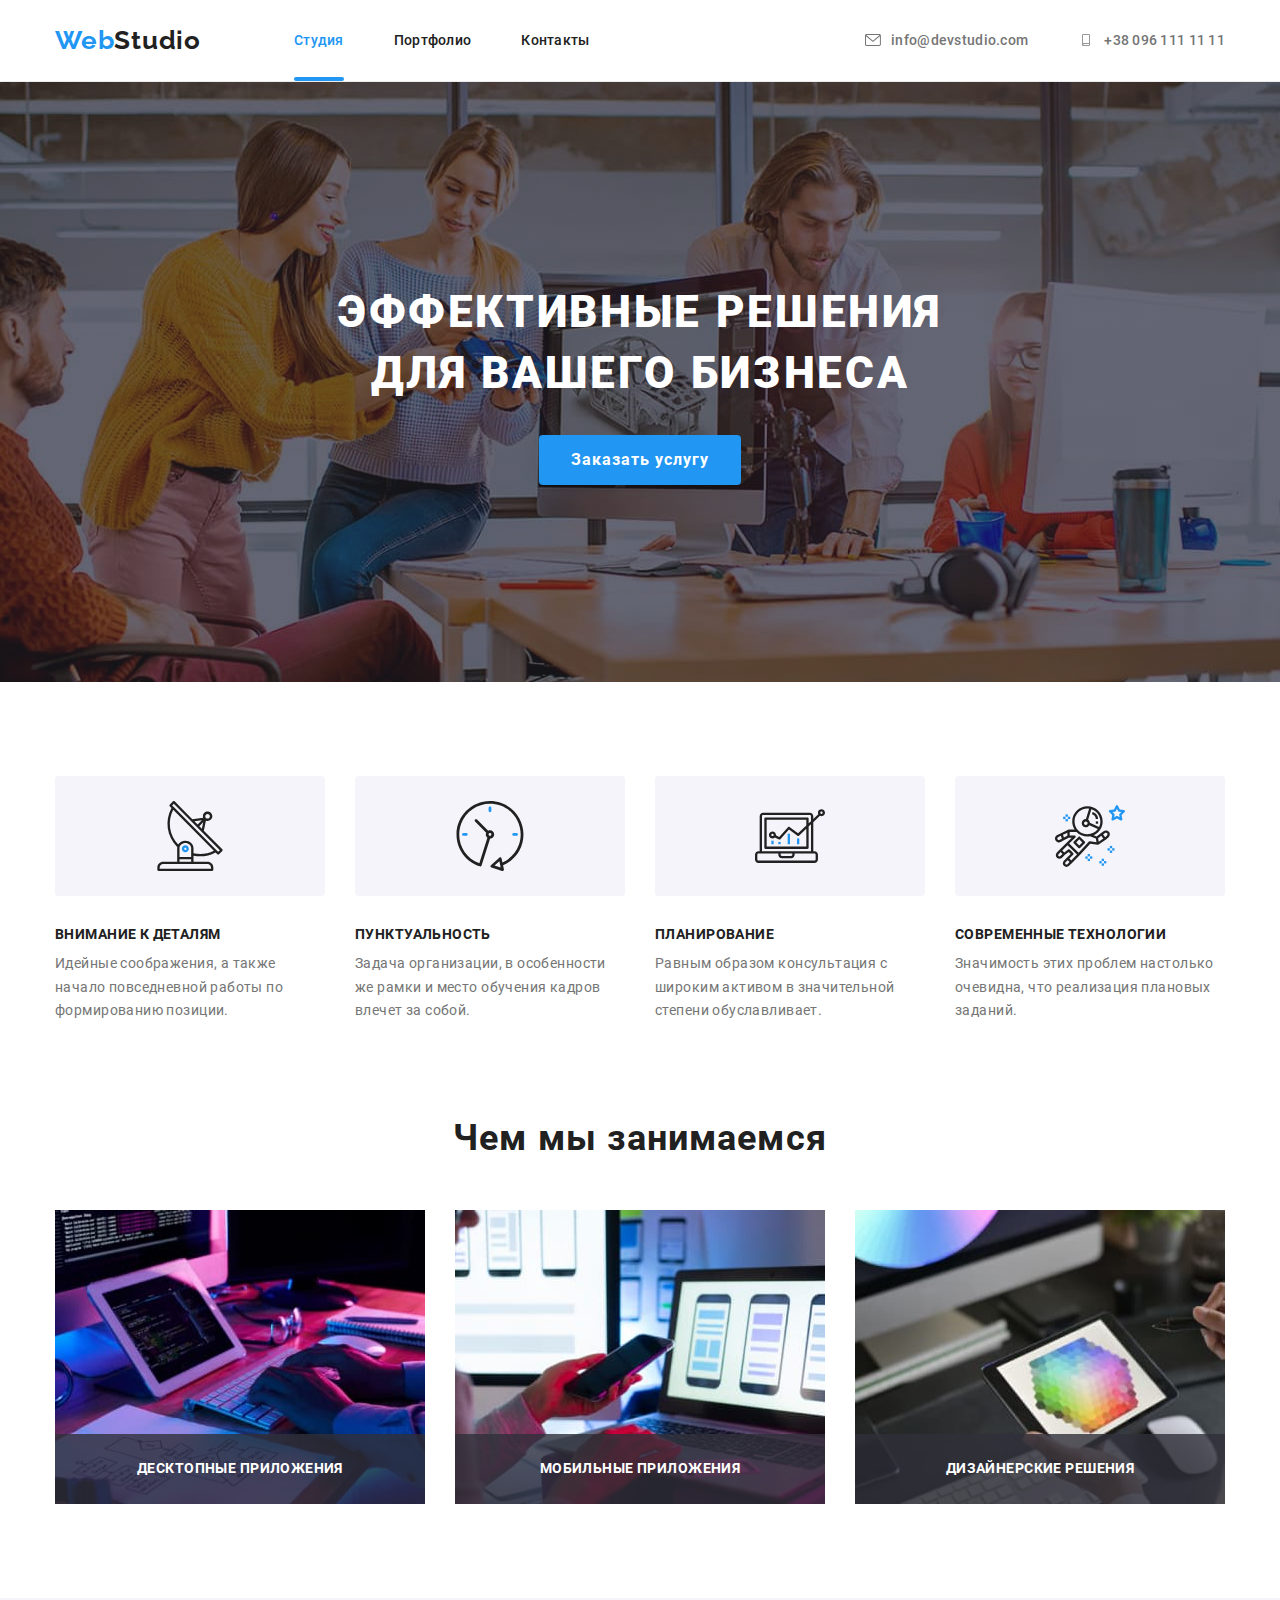
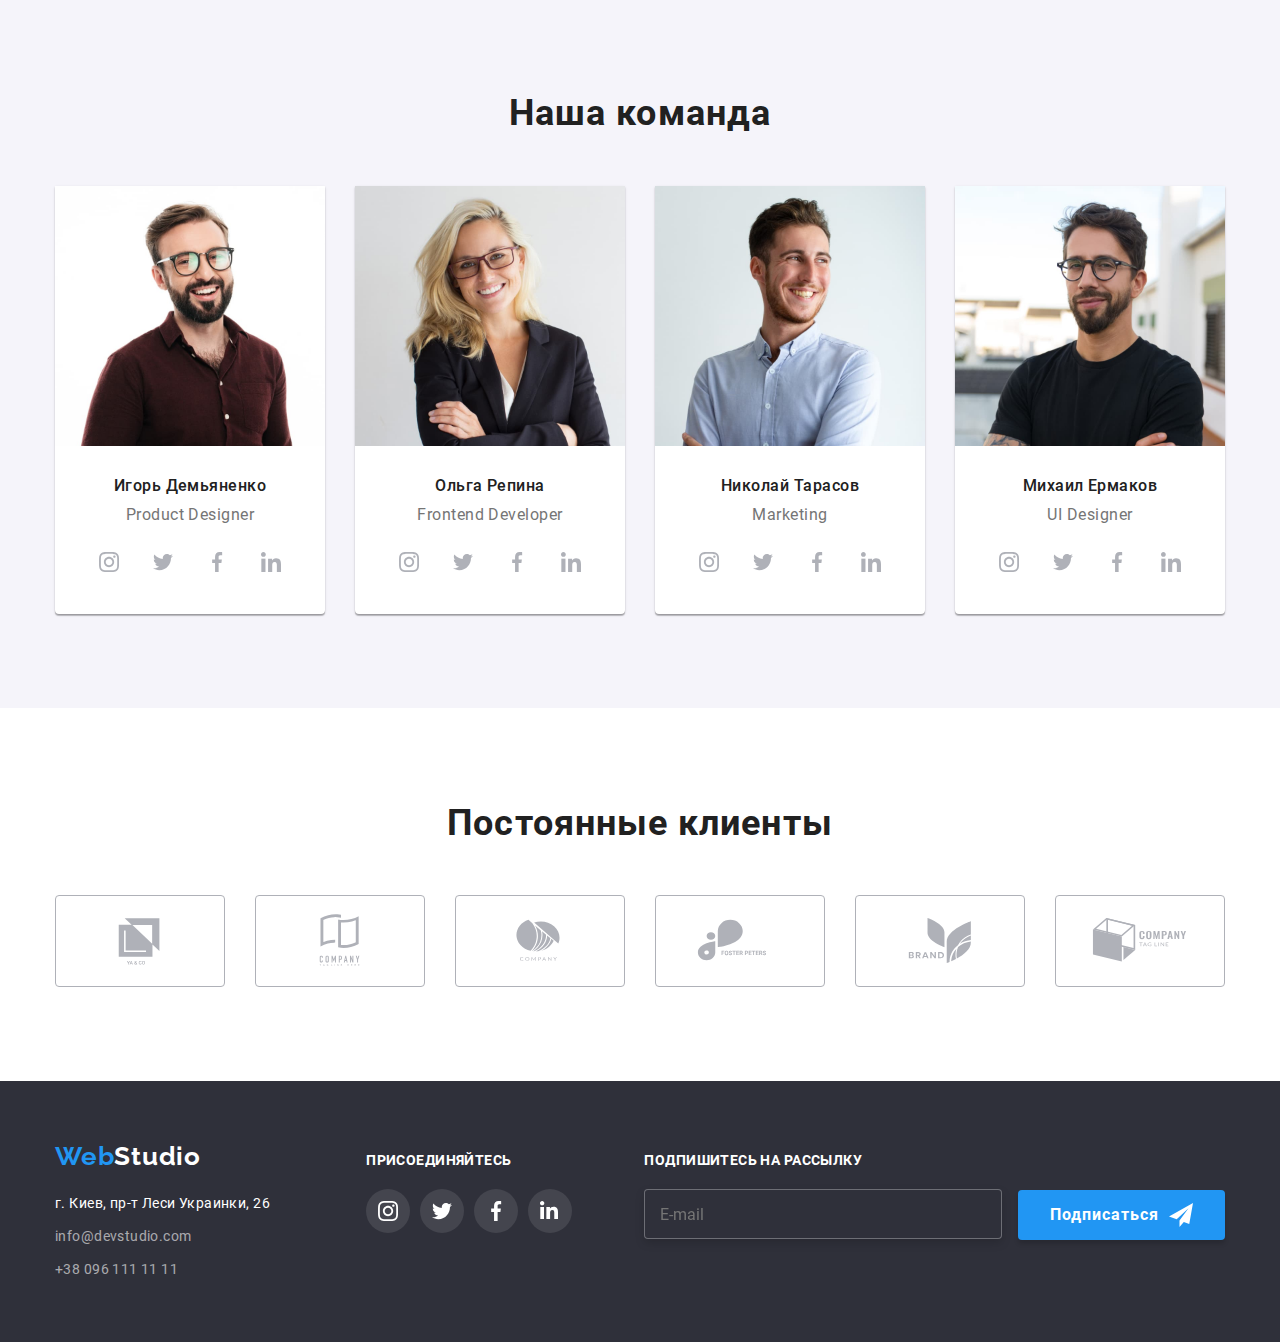
<file: index.html>
<!DOCTYPE html>
<html lang="ru">
  <head>
    <meta charset="UTF-8" />
    <meta http-equiv="X-UA-Compatible" content="IE=edge" />
    <meta name="viewport" content="width=device-width, initial-scale=1.0" />
    <title>WebStudio</title>
    <link rel="stylesheet" href="./css/fonts.css" />
    <link
      rel="stylesheet"
      href="https://cdnjs.cloudflare.com/ajax/libs/modern-normalize/1.1.0/modern-normalize.min.css"
    />
    <link rel="stylesheet" href="./css/style.css" />
  </head>
  <body>
    <header class="header">
      <div class="container header-box">
        <nav class="header-navigation">
          <a class="link-logo" href="./index.html">Web<span class="logo">Studio</span></a>

          <ul class="site-nav">
            <li class="item"><a class="link current" href="">Студия</a></li>
            <li class="item"><a class="link" href="./portfolio.html">Портфолио</a></li>
            <li class="item"><a class="link" href="">Контакты</a></li>
          </ul>
        </nav>

        <ul class="contacts-header">
          <li class="item">
            <a class="link" href="mailto:info@devstudio.com">
              <svg class="contacts-header-icon">
                <use href="./img/symbol-defs.svg#icon-mail"></use>
              </svg>
              info@devstudio.com</a
            >
          </li>
          <li class="item">
            <a class="link" href="tel:+380961111111">
              <svg class="contacts-header-icon">
                <use href="./img/symbol-defs.svg#icon-phone"></use>
              </svg>
              +38 096 111 11 11</a
            >
          </li>
        </ul>
      </div>
    </header>

    <main>
      <div class="order-block">
        <section class="order">
          <h1 class="title">
            Эффективные решения<br />
            для вашего бизнеса
          </h1>

          <button class="button secondary" type="button" data-modal-open>Заказать услугу</button>
        </section>
      </div>

      <!-- Наши преимущества -->

      <section class="benefits section">
        <div class="container">
          <h2 class="visually-hidden">Наши преимущества</h2>

          <ul class="benefits-list">
            <li class="benefits-list-item">
              <h3 class="title">Внимание к деталям</h3>

              <p class="text">
                Идейные соображения, а также начало повседневной работы по формированию позиции.
              </p>
            </li>

            <li class="benefits-list-item">
              <h3 class="title">Пунктуальность</h3>

              <p class="text">
                Задача организации, в особенности же рамки и место обучения кадров влечет за собой.
              </p>
            </li>

            <li class="benefits-list-item">
              <h3 class="title">Планирование</h3>

              <p class="text">
                Равным образом консультация с широким активом в значительной степени обуславливает.
              </p>
            </li>

            <li class="benefits-list-item">
              <h3 class="title">Современные технологии</h3>

              <p class="text">
                Значимость этих проблем настолько очевидна, что реализация плановых заданий.
              </p>
            </li>
          </ul>
        </div>
      </section>

      <!-- Чем мы занимаемся -->

      <section class="occupation section">
        <div class="container">
          <h2 class="title">Чем мы занимаемся</h2>

          <ul class="occupation-list">
            <li class="occupation-item">
              <div class="occupation-description">
                <h3 class="text">Десктопные приложения</h3>
                <img
                  class="occupation-images"
                  src="./img/img.jpg"
                  width="370"
                  alt="монитор и руки человека на клавиатуре"
                />
              </div>
            </li>

            <li class="occupation-item">
              <div class="occupation-description">
                <h3 class="text">Мобильные приложения</h3>
                <img
                  class="occupation-images"
                  src="./img/img1.jpg"
                  width="370"
                  alt="монитор и смартфон в руках человека"
                />
              </div>
            </li>
            <li class="occupation-item">
              <div class="occupation-description">
                <h3 class="text">Дизайнерские решения</h3>
                <img
                  class="occupation-images"
                  src="./img/img2.jpg"
                  width="370"
                  alt="монитор клавиатура и планшет в руках человека"
                />
              </div>
            </li>
          </ul>
        </div>
      </section>

      <!-- Наша команда -->

      <section class="team section">
        <div class="container">
          <h2 class="first-title">Наша команда</h2>

          <ul class="team-list">
            <li class="team-item">
              <img
                class="team-images"
                src="./img/img3.jpg"
                width="270"
                alt="мужчиина в очках с бородой в коричневой рубашке"
              />
              <div class="team-staff">
                <h3 class="title">Игорь Демьяненко</h3>
                <p class="profession" lang="en">Product Designer</p>
              </div>
              <ul class="social-links-list">
                <li class="social-links-item">
                  <a class="social-links-link" href="">
                    <svg class="social-links-icon">
                      <use href="./img/symbol-defs.svg#icon-social_links_1"></use>
                    </svg>
                  </a>
                </li>
                <li class="social-links-item">
                  <a class="social-links-link" href=""
                    ><svg class="social-links-icon">
                      <use href="./img/symbol-defs.svg#icon-social_links_2"></use></svg
                  ></a>
                </li>
                <li class="social-links-item">
                  <a class="social-links-link" href=""
                    ><svg class="social-links-icon">
                      <use href="./img/symbol-defs.svg#icon-social_links_3"></use></svg
                  ></a>
                </li>
                <li class="social-links-item">
                  <a class="social-links-link" href=""
                    ><svg class="social-links-icon">
                      <use href="./img/symbol-defs.svg#icon-social_links_4"></use></svg
                  ></a>
                </li>
              </ul>
            </li>

            <li class="team-item">
              <img
                class="team-images"
                src="./img/img4.jpg"
                width="270"
                alt="женщина блондинка в очках и черном пиджаке"
              />
              <div class="team-staff">
                <h3 class="title">Ольга Репина</h3>
                <p class="profession" lang="en">Frontend Developer</p>
              </div>
              <ul class="social-links-list">
                <li class="social-links-item">
                  <a class="social-links-link" href="">
                    <svg class="social-links-icon">
                      <use href="./img/symbol-defs.svg#icon-social_links_1"></use>
                    </svg>
                  </a>
                </li>
                <li class="social-links-item">
                  <a class="social-links-link" href=""
                    ><svg class="social-links-icon">
                      <use href="./img/symbol-defs.svg#icon-social_links_2"></use></svg
                  ></a>
                </li>
                <li class="social-links-item">
                  <a class="social-links-link" href=""
                    ><svg class="social-links-icon">
                      <use href="./img/symbol-defs.svg#icon-social_links_3"></use></svg
                  ></a>
                </li>
                <li class="social-links-item">
                  <a class="social-links-link" href=""
                    ><svg class="social-links-icon">
                      <use href="./img/symbol-defs.svg#icon-social_links_4"></use></svg
                  ></a>
                </li>
              </ul>
            </li>

            <li class="team-item">
              <img
                class="team-images"
                src="./img/img5.jpg"
                width="270"
                alt="мужчиина с бородой в белой рубашке"
              />
              <div class="team-staff">
                <h3 class="title">Николай Тарасов</h3>
                <p class="profession" lang="en">Marketing</p>
              </div>
              <ul class="social-links-list">
                <li class="social-links-item">
                  <a class="social-links-link" href="">
                    <svg class="social-links-icon">
                      <use href="./img/symbol-defs.svg#icon-social_links_1"></use>
                    </svg>
                  </a>
                </li>
                <li class="social-links-item">
                  <a class="social-links-link" href=""
                    ><svg class="social-links-icon">
                      <use href="./img/symbol-defs.svg#icon-social_links_2"></use></svg
                  ></a>
                </li>
                <li class="social-links-item">
                  <a class="social-links-link" href=""
                    ><svg class="social-links-icon">
                      <use href="./img/symbol-defs.svg#icon-social_links_3"></use></svg
                  ></a>
                </li>
                <li class="social-links-item">
                  <a class="social-links-link" href=""
                    ><svg class="social-links-icon">
                      <use href="./img/symbol-defs.svg#icon-social_links_4"></use></svg
                  ></a>
                </li>
              </ul>
            </li>

            <li class="team-item">
              <img
                class="team-images"
                src="./img/img6.jpg"
                width="270"
                alt="мужчиина в очках с бородой в черной футболке"
              />
              <div class="team-staff">
                <h3 class="title">Михаил Ермаков</h3>
                <p class="profession" lang="en">UI Designer</p>
              </div>
              <ul class="social-links-list">
                <li class="social-links-item">
                  <a class="social-links-link" href="">
                    <svg class="social-links-icon">
                      <use href="./img/symbol-defs.svg#icon-social_links_1"></use>
                    </svg>
                  </a>
                </li>
                <li class="social-links-item">
                  <a class="social-links-link" href=""
                    ><svg class="social-links-icon">
                      <use href="./img/symbol-defs.svg#icon-social_links_2"></use></svg
                  ></a>
                </li>
                <li class="social-links-item">
                  <a class="social-links-link" href=""
                    ><svg class="social-links-icon">
                      <use href="./img/symbol-defs.svg#icon-social_links_3"></use></svg
                  ></a>
                </li>
                <li class="social-links-item">
                  <a class="social-links-link" href=""
                    ><svg class="social-links-icon">
                      <use href="./img/symbol-defs.svg#icon-social_links_4"></use></svg
                  ></a>
                </li>
              </ul>
            </li>
          </ul>
        </div>
      </section>
      <section class="section">
        <div class="container client">
          <h2 class="client-tittle">Постоянные клиенты</h2>
          <ul class="client-list">
            <li class="client-item">
              <a class="client-link" href="">
                <svg class="client-logo">
                  <use href="./img/symbol-defs.svg#icon-client_1"></use>
                </svg>
              </a>
            </li>

            <li class="client-item">
              <a class="client-link" href="">
                <svg class="client-logo">
                  <use href="./img/symbol-defs.svg#icon-client_2"></use>
                </svg>
              </a>
            </li>

            <li class="client-item">
              <a class="client-link" href="">
                <svg class="client-logo">
                  <use href="./img/symbol-defs.svg#icon-client_3"></use>
                </svg>
              </a>
            </li>

            <li class="client-item">
              <a class="client-link" href="">
                <svg class="client-logo">
                  <use href="./img/symbol-defs.svg#icon-client_4"></use>
                </svg>
              </a>
            </li>

            <li class="client-item">
              <a class="client-link" href="">
                <svg class="client-logo">
                  <use href="./img/symbol-defs.svg#icon-client_5"></use>
                </svg>
              </a>
            </li>

            <li class="client-item">
              <a class="client-link" href="">
                <svg class="client-logo">
                  <use href="./img/symbol-defs.svg#icon-client_6"></use>
                </svg>
              </a>
            </li>
          </ul>
        </div>
      </section>
    </main>

    <footer class="footer-section">
      <div class="container footer-box">
        <div>
          <a class="link-logo" href="">Web<span class="logo-footer">Studio</span></a>

          <address>
            <ul class="address-list">
              <li><a class="location" href="">г. Киев, пр-т Леси Украинки, 26</a></li>
              <li><a class="link" href="mailto:info@devstudio.com">info@devstudio.com</a></li>
              <li><a class="link" href="tel:+380961111111">+38 096 111 11 11</a></li>
            </ul>
          </address>
        </div>
        <div class="join-box">
          <h2 class="join-tittle">присоединяйтесь</h2>

          <ul class="social-links-list">
            <li class="social-links-item">
              <a class="social-links-link footer-social-link" href="">
                <svg class="social-links-icon">
                  <use href="./img/symbol-defs.svg#icon-social_links_1"></use>
                </svg>
              </a>
            </li>
            <li class="social-links-item">
              <a class="social-links-link footer-social-link" href=""
                ><svg class="social-links-icon">
                  <use href="./img/symbol-defs.svg#icon-social_links_2"></use></svg
              ></a>
            </li>
            <li class="social-links-item">
              <a class="social-links-link footer-social-link" href=""
                ><svg class="social-links-icon">
                  <use href="./img/symbol-defs.svg#icon-social_links_3"></use></svg
              ></a>
            </li>
            <li class="social-links-item">
              <a class="social-links-link footer-social-link" href=""
                ><svg class="social-links-icon">
                  <use
                    href="./img/symbol-defs.svg#icon-social_links_4"
                    width="18"
                    height="18"
                  ></use></svg
              ></a>
            </li>
          </ul>
        </div>
        <div class="subscription">
          <h2 class="join-tittle">Подпишитесь на рассылку</h2>
          <form class="subscription-form">
            <input name="user-mail" type="email" class="subscription-input" placeholder="E-mail" />
            <button type="submit" class="button secondary subscription-btn">
              Подписаться
              <svg class="icon-footer-subscription" width="24" height="24">
                <use href="./img/symbol-defs.svg#icon-icon-footer"></use>
              </svg>
            </button>
          </form>
        </div>
      </div>
    </footer>
    <div class="backdrop is-hidden" data-modal>
      <div class="modal">
        <button class="modal-button" type="button" data-modal-close>
          <svg class="modal-button-icon" width="18" height="18">
            <use href="./img/symbol-defs.svg#icon-modal_buttom"></use>
          </svg>
        </button>
        <p class="modal-text">Оставьте свои данные, мы вам перезвоним</p>
        <form class="modal-form">
          <label for="user-name" class="modal-label">Имя</label>

          <div class="modal-input-box">
            <input type="text" name="user-name" id="user-name" class="modal-input" />
            <svg class="modal-inpat-icon" width="18" height="18">
              <use href="./img/symbol-defs.svg#icon-name"></use>
            </svg>
          </div>
          <label for="user-tel" class="modal-label">Телефон</label>
          <div class="modal-input-box">
            <input type="tel" name="user-tel" id="user-tel" class="modal-input" />
            <svg class="modal-inpat-icon" width="18" height="18">
              <use href="./img/symbol-defs.svg#icon-phone-modal"></use>
            </svg>
          </div>
          <label for="user-email" class="modal-label">Почта</label>
          <div class="modal-input-box">
            <input type="email" name="user-email" id="user-email" class="modal-input" />
            <svg class="modal-inpat-icon" width="18" height="18">
              <use href="./img/symbol-defs.svg#icon-email-black"></use>
            </svg>
          </div>
          <label for="modal-comment" class="modal-label">Комментарий</label>
          <textarea
            name="comment"
            id="modal-comment"
            class="modal-taxtarea"
            placeholder="Введите текст"
          ></textarea>
          <div class="check-line">
            <div class="check-box">
              <input type="checkbox" class="modal-check" name="modal-treaty" id="modal-treaty" />
              <svg class="icon-check" width="16" height="15">
                <use href="./img/symbol-defs.svg#icon-subscription"></use>
              </svg>
            </div>
            <label for="modal-treaty" class="treaty-text"
              >Соглашаюсь с рассылкой и принимаю
              <a href="" class="modal-link">Условия договора</a></label
            >
          </div>
          <button type="submit" class="button secondary modal-button-submit">Отправить</button>
        </form>
      </div>
    </div>

    <script src="./js/modal.js"></script>
  </body>
</html>
</file>
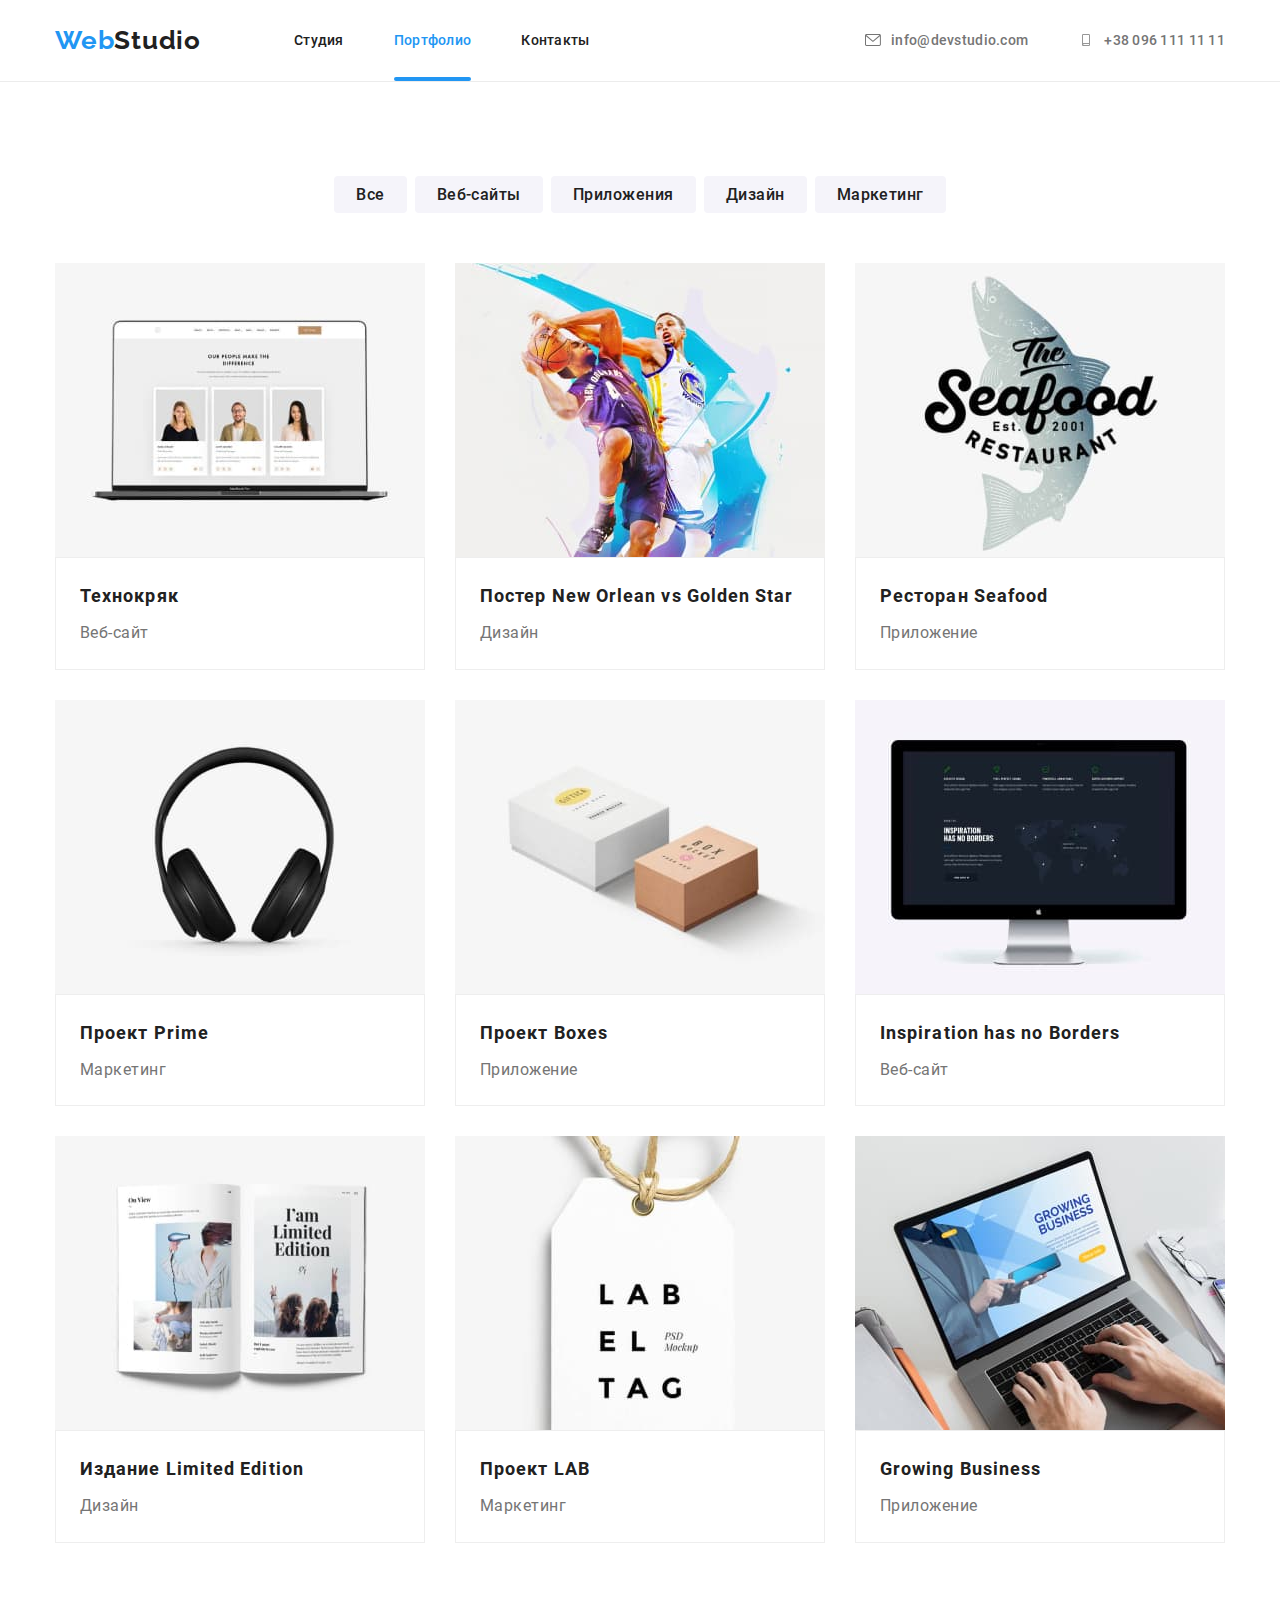
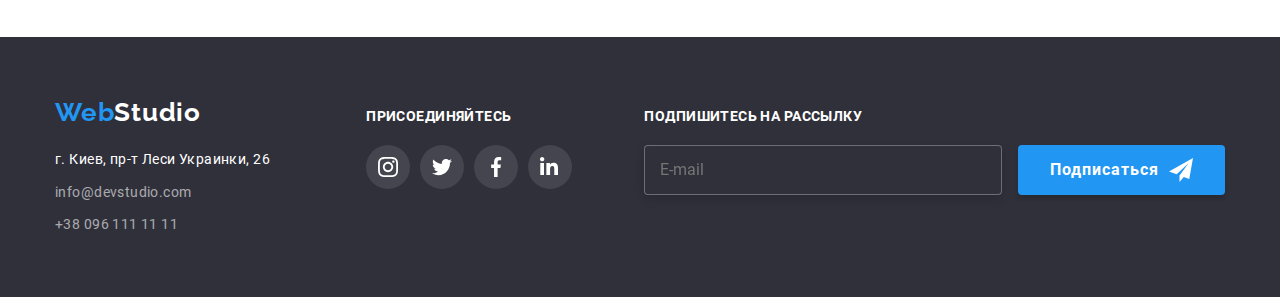
<file: portfolio.html>
<!DOCTYPE html>
<html lang="ru">
  <head>
    <meta charset="UTF-8" />
    <meta http-equiv="X-UA-Compatible" content="IE=edge" />
    <meta name="viewport" content="width=device-width, initial-scale=1.0" />
    <title>WebStudio</title>
    <link rel="stylesheet" href="./css/fonts.css" />
    <link
      rel="stylesheet"
      href="https://cdnjs.cloudflare.com/ajax/libs/modern-normalize/1.1.0/modern-normalize.min.css"
    />
    <link rel="stylesheet" href="./css/style.css" />
  </head>
  <body>
    <header class="header">
      <div class="container header-box">
        <nav class="header-navigation">
          <a class="link-logo" href="./index.html">Web<span class="logo">Studio</span></a>

          <ul class="site-nav">
            <li class="item"><a class="link" href="./index.html">Студия</a></li>
            <li class="item"><a class="link current" href="">Портфолио</a></li>
            <li class="item"><a class="link" href="">Контакты</a></li>
          </ul>
        </nav>

        <ul class="contacts-header">
          <li class="item">
            <a class="link" href="mailto:info@devstudio.com">
              <svg class="contacts-header-icon">
                <use href="./img/symbol-defs.svg#icon-mail"></use>
              </svg>
              info@devstudio.com</a
            >
          </li>
          <li class="item">
            <a class="link" href="tel:+380961111111">
              <svg class="contacts-header-icon">
                <use href="./img/symbol-defs.svg#icon-phone"></use>
              </svg>
              +38 096 111 11 11</a
            >
          </li>
        </ul>
      </div>
    </header>

    <main>
      <section class="projects section">
        <div class="container">
          <ul class="filter-list">
            <li class="item"><button class="button primary" type="button">Все</button></li>
            <li class="item"><button class="button primary" type="button">Веб-сайты</button></li>
            <li class="item"><button class="button primary" type="button">Приложения</button></li>
            <li class="item"><button class="button primary" type="button">Дизайн</button></li>
            <li class="item"><button class="button primary" type="button">Маркетинг</button></li>
          </ul>

          <ul class="projects-list">
            <li class="item">
              <a class="link" href="">
                <div class="projects-block">
                  <img
                    class="projects-images"
                    src="./img/website.jpg"
                    width="370"
                    alt="страница сайта открыта на ноутбуке"
                  />
                  <p class="projects-up-text">
                    Ресурс предлагает комплексные предложения с разным уровнем функционала и
                    сервисов. Все это позволит посетителю получить исчерпывающие сведения о компании
                    или частном лице.
                  </p>
                </div>
                <div class="projects-description">
                  <h2 class="tittle">Технокряк</h2>
                  <p class="text">Веб-сайт</p>
                </div>
              </a>
            </li>
            <li class="item">
              <a class="link" href="">
                <div class="projects-block">
                  <img
                    class="projects-images"
                    src="./img/poster.jpg"
                    width="370"
                    alt="два баскетболиста борьба за мяч"
                  />
                  <p class="projects-up-text">
                    Ресурс предлагает комплексные предложения с разным уровнем функционала и
                    сервисов. Все это позволит посетителю получить исчерпывающие сведения о компании
                    или частном лице.
                  </p>
                </div>

                <div class="projects-description">
                  <h2 class="tittle">Постер <span lang="en">New Orlean vs Golden Star</span></h2>
                  <p class="text">Дизайн</p>
                </div>
              </a>
            </li>
            <li class="item">
              <a class="link" href="">
                <div class="projects-block">
                  <img
                    class="projects-images"
                    src="./img/food.jpg"
                    width="370"
                    alt="логотип ресторана"
                  />
                  <p class="projects-up-text">
                    Ресурс предлагает комплексные предложения с разным уровнем функционала и
                    сервисов. Все это позволит посетителю получить исчерпывающие сведения о компании
                    или частном лице.
                  </p>
                </div>

                <div class="projects-description">
                  <h2 class="tittle">Ресторан <span lang="en">Seafood</span></h2>
                  <p class="text">Приложение</p>
                </div>
              </a>
            </li>
            <li class="item">
              <a class="link" href="">
                <div class="projects-block">
                  <img
                    class="projects-images"
                    src="./img/prime.jpg"
                    width="370"
                    alt="черные наушники"
                  />
                  <p class="projects-up-text">
                    Ресурс предлагает комплексные предложения с разным уровнем функционала и
                    сервисов. Все это позволит посетителю получить исчерпывающие сведения о компании
                    или частном лице.
                  </p>
                </div>

                <div class="projects-description">
                  <h2 class="tittle">Проект <span lang="en">Prime</span></h2>
                  <p class="text">Маркетинг</p>
                </div>
              </a>
            </li>
            <li class="item">
              <a class="link" href="">
                <div class="projects-block">
                  <img
                    class="projects-images"
                    src="./img/boxes.jpg"
                    width="370"
                    alt="булая и серая картонные коробки"
                  />
                  <p class="projects-up-text">
                    Ресурс предлагает комплексные предложения с разным уровнем функционала и
                    сервисов. Все это позволит посетителю получить исчерпывающие сведения о компании
                    или частном лице.
                  </p>
                </div>

                <div class="projects-description">
                  <h2 class="tittle">Проект <span lang="en">Boxes</span></h2>
                  <p class="text">Приложение</p>
                </div>
              </a>
            </li>
            <li class="item">
              <a class="link" href="">
                <div class="projects-block">
                  <img
                    class="projects-images"
                    src="./img/inspiration.jpg"
                    width="370"
                    alt="комп'ютер-моноблок аpple"
                  />
                  <p class="projects-up-text">
                    Ресурс предлагает комплексные предложения с разным уровнем функционала и
                    сервисов. Все это позволит посетителю получить исчерпывающие сведения о компании
                    или частном лице.
                  </p>
                </div>

                <div class="projects-description">
                  <h2 class="tittle" lang="en">Inspiration has no Borders</h2>
                  <p class="text">Веб-сайт</p>
                </div>
              </a>
            </li>
            <li class="item">
              <a class="link" href="">
                <div class="projects-block">
                  <img
                    class="projects-images"
                    src="./img/limited.jpg"
                    width="370"
                    alt="статья в открытом журнале"
                  />
                  <p class="projects-up-text">
                    Ресурс предлагает комплексные предложения с разным уровнем функционала и
                    сервисов. Все это позволит посетителю получить исчерпывающие сведения о компании
                    или частном лице.
                  </p>
                </div>

                <div class="projects-description">
                  <h2 class="tittle">Издание <span lang="en">Limited Edition</span></h2>
                  <p class="text">Дизайн</p>
                </div>
              </a>
            </li>
            <li class="item">
              <a class="link" href="">
                <div class="projects-block">
                  <img
                    class="projects-images"
                    src="./img/lab.jpg"
                    width="370"
                    alt="белая бирка с нитью"
                  />
                  <p class="projects-up-text">
                    Ресурс предлагает комплексные предложения с разным уровнем функционала и
                    сервисов. Все это позволит посетителю получить исчерпывающие сведения о компании
                    или частном лице.
                  </p>
                </div>

                <div class="projects-description">
                  <h2 class="tittle">Проект <span lang="en">LAB</span></h2>
                  <p class="text">Маркетинг</p>
                </div>
              </a>
            </li>
            <li class="item">
              <a class="link" href="">
                <div class="projects-block">
                  <img
                    class="projects-images"
                    src="./img/business.jpg"
                    width="370"
                    alt="Веб-сайт приложения открыт на ноутбуке"
                  />
                  <p class="projects-up-text">
                    Ресурс предлагает комплексные предложения с разным уровнем функционала и
                    сервисов. Все это позволит посетителю получить исчерпывающие сведения о компании
                    или частном лице.
                  </p>
                </div>

                <div class="projects-description">
                  <h2 class="tittle" lang="en">Growing Business</h2>
                  <p class="text">Приложение</p>
                </div>
              </a>
            </li>
          </ul>
        </div>
      </section>
    </main>

    <footer class="footer-section">
      <div class="container footer-box">
        <div>
          <a class="link-logo" href="">Web<span class="logo-footer">Studio</span></a>

          <address>
            <ul class="address-list">
              <li><a class="location" href="">г. Киев, пр-т Леси Украинки, 26</a></li>
              <li><a class="link" href="mailto:info@devstudio.com">info@devstudio.com</a></li>
              <li><a class="link" href="tel:+380961111111">+38 096 111 11 11</a></li>
            </ul>
          </address>
        </div>
        <div class="join-box">
          <h2 class="join-tittle">присоединяйтесь</h2>

          <ul class="social-links-list">
            <li class="social-links-item">
              <a class="social-links-link footer-social-link" href="">
                <svg class="social-links-icon">
                  <use href="./img/symbol-defs.svg#icon-social_links_1"></use>
                </svg>
              </a>
            </li>
            <li class="social-links-item">
              <a class="social-links-link footer-social-link" href=""
                ><svg class="social-links-icon">
                  <use href="./img/symbol-defs.svg#icon-social_links_2"></use></svg
              ></a>
            </li>
            <li class="social-links-item">
              <a class="social-links-link footer-social-link" href=""
                ><svg class="social-links-icon">
                  <use href="./img/symbol-defs.svg#icon-social_links_3"></use></svg
              ></a>
            </li>
            <li class="social-links-item">
              <a class="social-links-link footer-social-link" href=""
                ><svg class="social-links-icon">
                  <use
                    href="./img/symbol-defs.svg#icon-social_links_4"
                    width="18"
                    height="18"
                  ></use></svg
              ></a>
            </li>
          </ul>
        </div>
        <div class="subscription">
          <h2 class="join-tittle">Подпишитесь на рассылку</h2>
          <form class="subscription-form">
            <input name="user-mail" type="email" class="subscription-input" placeholder="E-mail" />
            <button type="submit" class="button secondary subscription-btn">
              Подписаться
              <svg class="icon-footer-subscription" width="24" height="24">
                <use href="./img/symbol-defs.svg#icon-icon-footer"></use>
              </svg>
            </button>
          </form>
        </div>
      </div>
    </footer>
  </body>
</html>
</file>
<file: css/fonts.css>
/* raleway-700 - latin_cyrillic */
@font-face {
  font-family: 'Raleway';
  font-style: normal;
  font-weight: 700;
  font-display: swap;
  src: local(''), url('../fonts/raleway-v22-latin_cyrillic-700.woff2') format('woff2'),
    url('../fonts/raleway-v22-latin_cyrillic-700.woff') format('woff');
}

/* roboto-regular - latin_cyrillic */
@font-face {
  font-family: 'Roboto';
  font-style: normal;
  font-weight: 400;
  font-display: swap;
  src: local(''), url('../fonts/roboto-v29-latin_cyrillic-regular.woff2') format('woff2'),
    url('../fonts/roboto-v29-latin_cyrillic-regular.woff') format('woff');
}
/* roboto-500 - latin_cyrillic */
@font-face {
  font-family: 'Roboto';
  font-style: normal;
  font-weight: 500;
  font-display: swap;
  src: local(''), url('../fonts/roboto-v29-latin_cyrillic-500.woff2') format('woff2'),
    url('../fonts/roboto-v29-latin_cyrillic-500.woff') format('woff');
}
/* roboto-700 - latin_cyrillic */
@font-face {
  font-family: 'Roboto';
  font-style: normal;
  font-weight: 700;
  font-display: swap;
  src: local(''), url('../fonts/roboto-v29-latin_cyrillic-700.woff2') format('woff2'),
    url('../fonts/roboto-v29-latin_cyrillic-700.woff') format('woff');
}
/* roboto-900 - latin_cyrillic */
@font-face {
  font-family: 'Roboto';
  font-style: normal;
  font-weight: 900;
  font-display: swap;
  src: local(''), url('../fonts/roboto-v29-latin_cyrillic-900.woff2') format('woff2'),
    url('../fonts/roboto-v29-latin_cyrillic-900.woff') format('woff');
}
</file>
<file: css/style.css>
:root {
  --primary-text-color: #757575;
  --title-text-color: #212121;
  --accent-color: #2196f3;
  --primary-bg-color: #2f303a;
  --secondary-bg-color: #ffffff;
  --tertiary-bg-color: #f5f4fa;
}

body {
  background-color: var(--secondary-bg-color);
  color: var(--primary-text-color);
  font-family: roboto, sans-serif;
}

ul {
  list-style: none;
  margin: 0;
  padding: 0;
}

h1,
h2,
h3,
h4,
h5,
h6,
p {
  margin: 0;
  padding: 0;
}

.container {
  width: 1200px;
  margin-left: auto;
  margin-right: auto;
  padding-left: 15px;
  padding-right: 15px;
}

.section {
  padding-top: 94px;
  padding-bottom: 94px;
}

/* -----------------logo----------------- */

.link-logo {
  margin-right: 93px;

  color: var(--accent-color);
  font-family: raleway, sans-serif;
  font-weight: 700;
  font-size: 26px;
  line-height: 1.2;
  letter-spacing: 0.03em;
  text-decoration: none;
}

.logo {
  color: var(--title-text-color);
}

/* -----------------navigation section----------------- */

.header-navigation,
.header-box {
  display: flex;
  align-items: center;
}

.header {
  border-bottom: 1px solid #ececec;
}

.site-nav {
  display: flex;
}

.site-nav .link {
  position: relative;

  display: block;
  padding-top: 32px;
  padding-bottom: 32px;

  color: var(--title-text-color);
  font-weight: 500;
  font-size: 14px;
  line-height: 1.2;
  letter-spacing: 0.02em;
  text-decoration: none;
  transition: 250ms cubic-bezier(0.4, 0, 0.2, 1);
}

.site-nav .link:hover,
.site-nav .link:focus {
  color: var(--accent-color);
}
.site-nav .item:not(:last-child) {
  margin-right: 50px;
}

.site-nav .link.current {
  color: var(--accent-color);
}

.site-nav .link.current::after {
  position: absolute;
  bottom: 0;

  content: '';
  display: block;
  width: 100%;
  height: 4px;
  border-radius: 2px;
  background-color: var(--accent-color);
}

.contacts-header {
  display: flex;
  margin-left: auto;
}

.contacts-header .item:not(:last-child) {
  margin-right: 50px;
}

.contacts-header .link {
  display: flex;
  align-items: center;

  font-weight: 500;
  font-size: 14px;
  line-height: 1.2;
  letter-spacing: 0.02em;
  text-decoration: none;
  color: var(--primary-text-color);
  transition: color 250ms cubic-bezier(0.4, 0, 0.2, 1);
}

.contacts-header .link:hover,
.contacts-header .link:focus {
  color: var(--accent-color);
}

.contacts-header-icon {
  width: 16px;
  height: 12px;
  margin-right: 10px;
  fill: currentColor;
}

/* -----------------order section----------------- */

.order-block {
  max-width: 1600px;
  height: 600px;
  margin-left: auto;
  margin-right: auto;
  background-color: var(--primary-bg-color);
  background-image: linear-gradient(to right, rgba(47, 48, 58, 0.4), rgba(47, 48, 58, 0.4)),
    url(../img/hero.jpg);

  background-repeat: no-repeat;
  background-position: center;
}

.order {
  padding-bottom: 200px;
  padding-top: 200px;

  text-align: center;
}

.order .title {
  margin-bottom: 30px;

  color: var(--secondary-bg-color);
  font-weight: 900;
  font-size: 44px;
  line-height: 1.4;
  letter-spacing: 0.06em;
  text-transform: uppercase;
}

/* -----------------benefits section----------------- */

.benefits {
  background-color: var(--secondary-bg-color);
}

.benefits-list {
  display: flex;
}

.benefits-list-item {
  width: 270px;
  margin-right: 30px;
}

.benefits-list-item:last-child {
  margin-right: 0;
}

.benefits-list-item::before {
  content: '';
  display: block;
  height: 120px;
  background: #f5f4fa;
  border-radius: 4px;
  margin-bottom: 30px;
  background-repeat: no-repeat;
  background-position: center;
}

.benefits-list-item:nth-child(1)::before {
  background-image: url(../img/benefits_svg_1.svg);
}

.benefits-list-item:nth-child(2)::before {
  background-image: url(../img/benefits_svg_2.svg);
}

.benefits-list-item:nth-child(3)::before {
  background-image: url(../img/benefits_svg_3.svg);
}

.benefits-list-item:nth-child(4)::before {
  background-image: url(../img/benefits_svg_4.svg);
}

.visually-hidden {
  position: absolute;
  width: 1px;
  height: 1px;
  margin: -1px;
  border: 0;
  padding: 0;
  white-space: nowrap;
  clip-path: inset(100%);
  clip: rect(0 0 0 0);
  overflow: hidden;
}

.benefits .title {
  margin-bottom: 10px;

  color: var(--title-text-color);
  font-weight: 700;
  font-size: 14px;
  line-height: 1.15;
  letter-spacing: 0.03em;
  text-transform: uppercase;
}

.benefits .text {
  font-size: 14px;
  line-height: 1.7;
  letter-spacing: 0.03em;
}

/* -----------------occupation----------------- */

.occupation {
  background-color: var(--secondary-bg-color);
  padding-top: 0;
}

.occupation .title,
.team .first-title,
.client-tittle {
  margin-bottom: 50px;

  color: var(--title-text-color);
  font-weight: 700;
  font-size: 36px;
  line-height: 1.2;
  text-align: center;
  letter-spacing: 0.03em;
}

.occupation-list {
  display: flex;
}

.occupation-item {
  max-width: 370px;
  margin-right: 30px;
}

.occupation-item:last-child {
  margin-right: 0;
}

.occupation-images {
  display: block;
}

.occupation-description {
  position: relative;
}

.occupation-description .text {
  position: absolute;
  bottom: 0;

  display: inline-block;
  width: 370px;
  height: 70px;

  padding-top: 27px;

  font-weight: 700;
  font-size: 14px;
  line-height: 1.14;
  text-align: center;
  letter-spacing: 0.03em;
  text-transform: uppercase;
  background-color: rgba(47, 48, 58, 0.8);

  color: #ffffff;
}

/* -----------------team section----------------- */

.team {
  background-color: var(--tertiary-bg-color);
}

.team-list {
  display: flex;
}

.team-item {
  margin-right: 30px;
  box-shadow: 0px 1px 3px rgba(0, 0, 0, 0.12), 0px 1px 1px rgba(0, 0, 0, 0.14),
    0px 2px 1px rgba(0, 0, 0, 0.2);
  border-radius: 0px 0px 4px 4px;
  background-color: var(--secondary-bg-color);
}

.team-item:last-child {
  margin-right: 0;
}

.team-images {
  display: block;
  margin-bottom: 30px;
}

.team-staff {
  margin-bottom: 16px;
}

.team-list .title {
  margin-bottom: 10px;

  color: var(--title-text-color);
  font-weight: 500;
  font-size: 16px;
  line-height: 1.2;
  text-align: center;
  letter-spacing: 0.03em;
}

.team-list .profession {
  font-weight: 400;
  font-size: 16px;
  line-height: 1.2;
  text-align: center;
  letter-spacing: 0.03em;
}

.social-links-list {
  display: flex;
  justify-content: center;
  margin-bottom: 30px;
}

.social-links-link {
  display: flex;
  width: 44px;
  height: 44px;
  justify-content: center;
  align-items: center;
  border-radius: 50%;
  color: #afb1b8;
  transition: color 250ms cubic-bezier(0.4, 0, 0.2, 1),
    background-color 250ms cubic-bezier(0.4, 0, 0.2, 1);
}

.social-links-link:hover,
.social-links-link:focus {
  background-color: var(--accent-color);
  color: #ffffff;
}

.social-links-icon {
  width: 20px;
  height: 20px;
  fill: currentColor;
}

.social-links-item:not(:last-child) {
  margin-right: 10px;
}

/* -----------------client----------------- */

.client-list {
  display: flex;
}

.client-item:not(:last-child) {
  margin-right: 30px;
}

.client-link {
  display: flex;
  width: 170px;
  height: 92px;
  justify-content: center;
  align-items: center;
  border: 1px solid #afb1b8;
  border-radius: 4px;
  color: #afb1b8;
  transition: color 250ms cubic-bezier(0.4, 0, 0.2, 1),
    border-color 250ms cubic-bezier(0.4, 0, 0.2, 1);
}

.client-link:hover,
.client-link:focus {
  color: var(--accent-color);
  border-color: var(--accent-color);
}

.client-logo {
  width: 106px;
  height: 60px;
  fill: currentColor;
}

/* -----------------footer----------------- */

.footer-section {
  padding-top: 60px;
  padding-bottom: 60px;

  background-color: var(--primary-bg-color);
}

.footer-box {
  display: flex;
  align-items: baseline;
  justify-content: space-between;
}

.join-tittle {
  margin-bottom: 20px;

  font-weight: 700;
  font-size: 14px;
  line-height: 1.14;
  letter-spacing: 0.03em;
  text-transform: uppercase;
  color: #ffffff;
}

.address-list > li:not(:last-child) {
  margin-bottom: 9px;
}

.logo-footer {
  color: var(--secondary-bg-color);
}

.footer-section .link-logo {
  display: inline-block;
  margin-bottom: 20px;
}

.footer-social-link {
  background-color: rgba(255, 255, 255, 0.1);
  color: #ffffff;
}

.subscription-input {
  min-width: 358px;
  height: 50px;
  padding: 15px;
  color: var(--secondary-bg-color);
  background-color: var(--primary-bg-color);
  filter: drop-shadow(0px 4px 4px rgba(0, 0, 0, 0.15));
  border: 1px solid rgba(255, 255, 255, 0.3);
  border-radius: 4px;
  margin-right: 12px;
  outline: none;
}

.icon-footer-subscription {
  margin-left: 10px;
}

/* -----------------location----------------- */

address {
  font-style: normal;
}

.location {
  color: var(--secondary-bg-color);
  font-size: 14px;
  line-height: 1.7;
  letter-spacing: 0.03em;
  text-decoration: none;
}

.address-list .link {
  color: rgba(255, 255, 255, 0.6);
  font-weight: 400;
  font-size: 14px;
  line-height: 1.7;
  letter-spacing: 0.03em;
  text-decoration: none;
  transition: color 250ms cubic-bezier(0.4, 0, 0.2, 1);
}

.address-list .link:hover,
.address-list .link:focus {
  color: var(--accent-color);
}

/* -----------------button----------------- */

.button {
  display: inline-flex;
  align-items: center;
  color: var(--title-text-color);
  background-color: var(--secondary-bg-color);
  cursor: pointer;
  text-align: center;
  font-family: Roboto;
  font-size: 16px;
  border-radius: 4px;
  border: none;
}

.button:hover,
.button:focus {
  background-color: var(--accent-color);
  color: var(--secondary-bg-color);
  box-shadow: 0px 3px 1px rgba(0, 0, 0, 0.1), 0px 1px 2px rgba(0, 0, 0, 0.08),
    0px 2px 2px rgba(0, 0, 0, 0.12);
}

.primary {
  padding: 6px 22px;

  background-color: var(--tertiary-bg-color);
  color: var(--title-text-color);
  font-weight: 500;
  line-height: 1.6;
  letter-spacing: 0.03em;
  transition: color 250ms cubic-bezier(0.4, 0, 0.2, 1),
    background-color 250ms cubic-bezier(0.4, 0, 0.2, 1),
    box-shadow 250ms cubic-bezier(0.4, 0, 0.2, 1);
}

.secondary {
  padding: 10px 32px;
  min-width: 200px;

  background-color: var(--accent-color);
  color: var(--secondary-bg-color);
  font-weight: 700;
  line-height: 1.9;
  letter-spacing: 0.06em;
  text-align: center;
  box-shadow: 0px 4px 4px rgba(0, 0, 0, 0.15);
  transition: box-shadow 250ms cubic-bezier(0.4, 0, 0.2, 1);
}

/* -----------------modal----------------- */

.backdrop {
  position: fixed;
  top: 0;
  left: 0;
  width: 100%;
  height: 100%;
  background-color: rgba(0, 0, 0, 0.2);

  transition: opacity 300ms cubic-bezier(0.07, 0.96, 0.54, 0.88);
}

.backdrop.is-hidden {
  opacity: 0;

  pointer-events: none;
}

.modal {
  position: absolute;
  top: 50%;
  left: 50%;
  transform: translate(-50%, -50%);

  width: 528px;
  min-height: 581px;
  padding: 40px;
  background-color: #fff;
  box-shadow: 0px 1px 3px rgba(0, 0, 0, 0.12), 0px 1px 1px rgba(0, 0, 0, 0.14),
    0px 2px 1px rgba(0, 0, 0, 0.2);
  border-radius: 4px;
}

.modal-button {
  padding: 0;
  position: absolute;
  top: 8px;
  right: 8px;
  display: flex;
  justify-content: center;
  align-items: center;

  width: 30px;
  height: 30px;
  border-radius: 50%;
  cursor: pointer;
  border: 1px solid rgba(0, 0, 0, 0.1);
  background-color: #fff;
  transition: color 250ms cubic-bezier(0.4, 0, 0.2, 1);
}

.modal-button-icon {
  fill: currentColor;
}

.modal-button:hover {
  color: var(--accent-color);
}

.modal-text {
  margin-bottom: 12px;
  font-weight: 700;
  font-size: 20px;
  line-height: 1.15;
  text-align: center;
  letter-spacing: 0.03em;

  color: #212121;
}

.modal-label {
  display: inline-block;
  margin-bottom: 4px;

  font-size: 12px;
  line-height: 1.16;
  letter-spacing: 0.01em;
}

.modal-input {
  width: 100%;
  height: 40px;
  padding-left: 42px;
  color: var(--title-text-color);
  border-radius: 4px;
  border: 1px solid rgba(33, 33, 33, 0.2);
  outline: none;
  transition: border-color 250ms cubic-bezier(0.4, 0, 0.2, 1);
}

.modal-input:hover,
.modal-input:focus {
  border-color: var(--accent-color);
}

.modal-inpat-icon {
  transition: fill 250ms cubic-bezier(0.4, 0, 0.2, 1);
}

.modal-input:hover + .modal-inpat-icon,
.modal-input:focus + .modal-inpat-icon {
  fill: var(--accent-color);
}

.modal-input-box {
  position: relative;
  margin-bottom: 10px;
}

.modal-inpat-icon {
  position: absolute;
  left: 12px;
  top: 50%;
  transform: translateY(-50%);
}

.modal-taxtarea {
  width: 100%;
  height: 120px;
  padding: 12px 16px;
  margin-bottom: 20px;

  font-size: 12px;
  line-height: 1.16;
  letter-spacing: 0.01em;

  color: rgba(117, 117, 117, 0.5);

  border-radius: 4px;
  border: 1px solid rgba(33, 33, 33, 0.2);
  outline: none;
  resize: none;
  transition: border-color 250ms cubic-bezier(0.4, 0, 0.2, 1);
}

.modal-taxtarea:hover,
.modal-taxtarea:focus {
  border-color: var(--accent-color);
}

.modal-check {
  width: 16px;
  height: 15px;
  opacity: 0;
}

.modal-check:checked + .icon-check {
  background-color: var(--accent-color);
  border: none;
}

.check-box {
  position: relative;
  margin-right: 7px;
}

.check-line {
  display: flex;
  align-items: center;
  justify-content: center;
  margin-bottom: 30px;
}

.icon-check {
  pointer-events: none;
  position: absolute;
  top: 0;
  left: 0;
  border-radius: 2px;
  border: 2px solid var(--title-text-color);
}

.treaty-text {
  font-size: 14px;
  line-height: 1.71;
  letter-spacing: 0.03em;
}

.modal-link {
  color: var(--accent-color);
}

.modal-button-submit {
  display: block;
  margin-right: auto;
  margin-left: auto;
}

/* -----------------portfolio style----------------- */

.filter-list {
  display: flex;
  justify-content: center;
  margin-bottom: 50px;
}

.filter-list .item:not(:last-child) {
  margin-right: 8px;
}

.projects-list {
  display: flex;
  flex-wrap: wrap;
  justify-content: space-between;
}

.projects-list .item {
  width: 370px;
  margin-right: 30px;
  margin-bottom: 30px;
}

.projects-block {
  position: relative;
  overflow: hidden;
}

.projects-up-text {
  position: absolute;
  top: 0;
  left: 0;
  height: 100%;

  transform: translateY(100%);

  padding: 63px 24px;
  font-size: 18px;
  line-height: 1.56;
  letter-spacing: 0.03em;
  color: #ffffff;
  background-color: rgba(33, 150, 243, 0.9);
  transition: transform 250ms cubic-bezier(0.4, 0, 0.2, 1);
}

.projects-list .item:hover .projects-up-text,
.projects-list .item:focus .projects-up-text {
  transform: translate(0);
}

.projects-list .item:nth-child(3n) {
  margin-right: 0;
}

.projects-list .item:nth-last-child(-n + 3) {
  margin-bottom: 0;
}

.projects-images {
  display: block;
}

.projects-description {
  padding: 20px 24px;
  border: 1px solid #eeeeee;
}

.projects-list .tittle {
  margin-bottom: 4px;

  color: var(--title-text-color);
  font-weight: 700;
  font-size: 18px;
  line-height: 2;
  letter-spacing: 0.06em;
}

.projects-list .link {
  display: block;
  text-decoration: none;
  transition: box-shadow 250ms cubic-bezier(0.4, 0, 0.2, 1);
}

.projects-list .link:hover,
.projects-list .link:focus {
  box-shadow: 0px 1px 1px rgba(0, 0, 0, 0.12), 0px 4px 4px rgba(0, 0, 0, 0.06),
    1px 4px 6px rgba(0, 0, 0, 0.16);
}

.projects-list .text {
  font-size: 16px;
  line-height: 1.9;
  letter-spacing: 0.03em;
  color: var(--primary-text-color);
}
</file>
